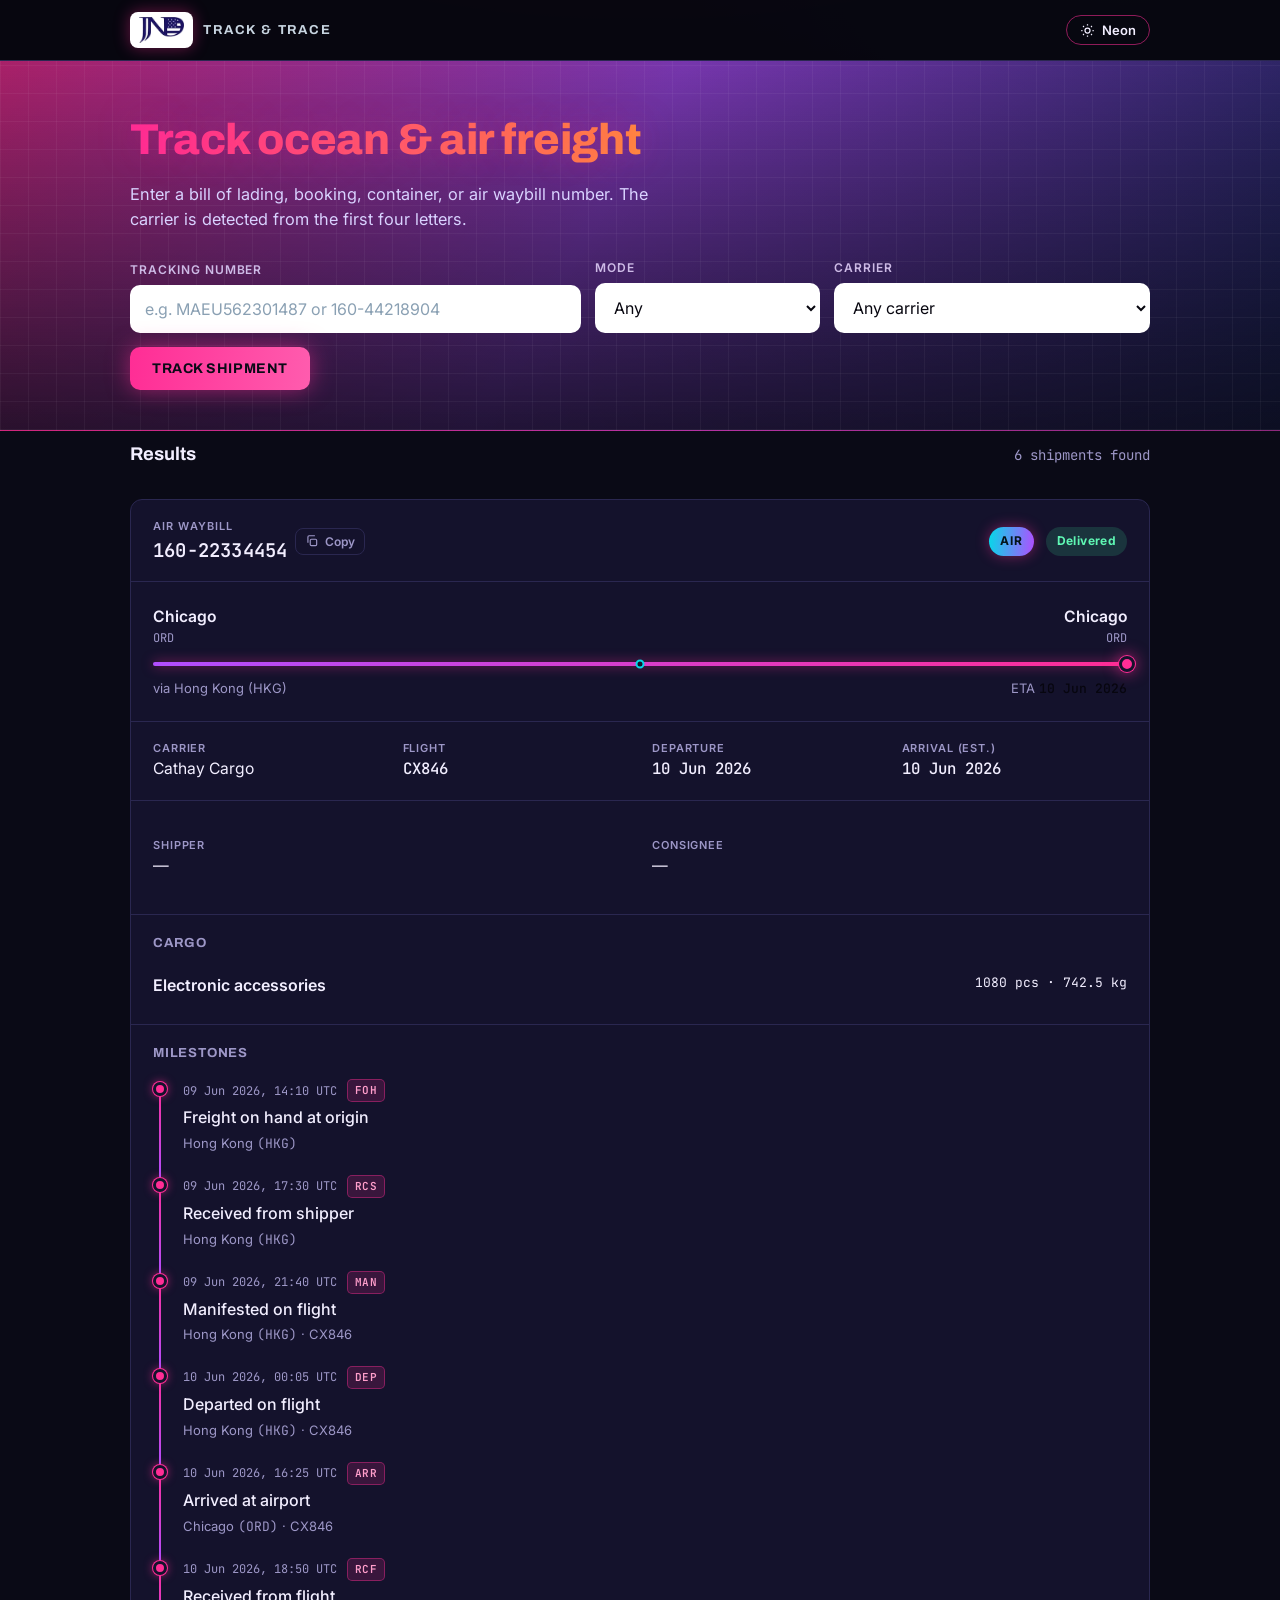
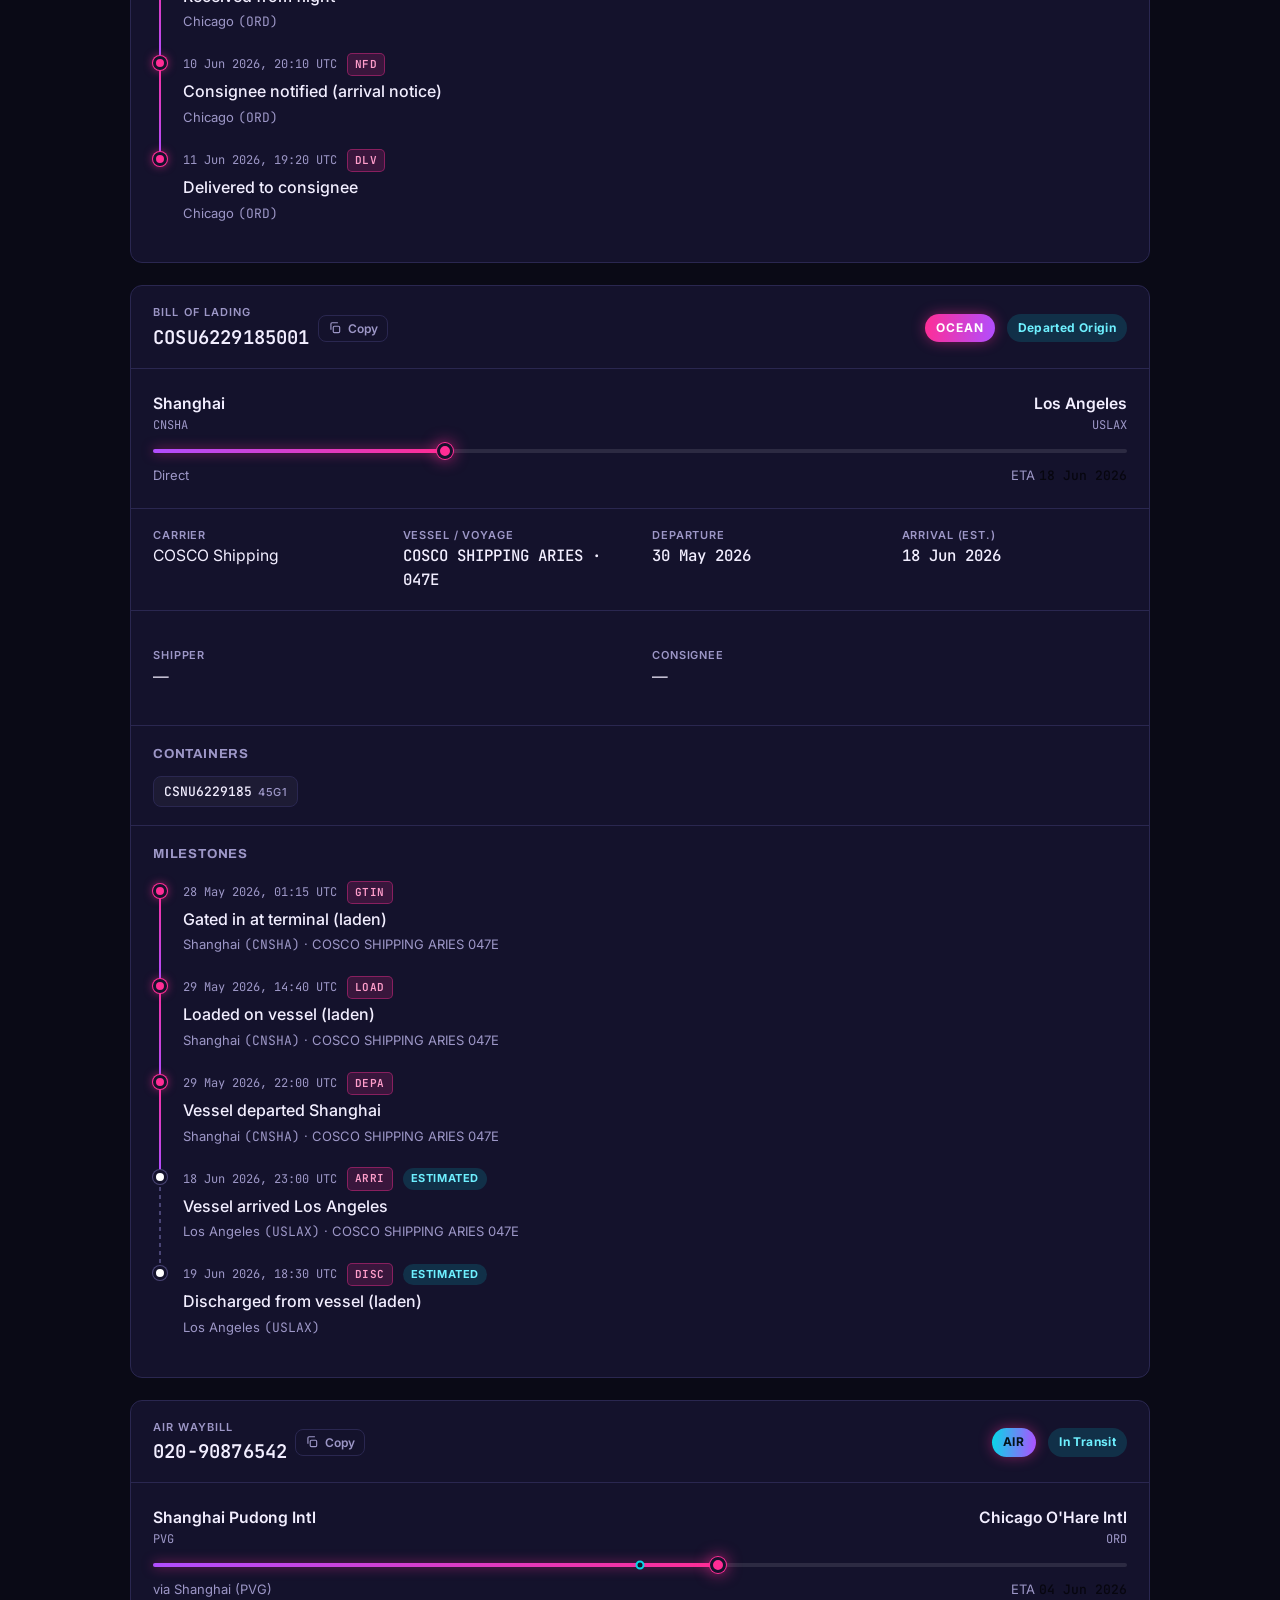
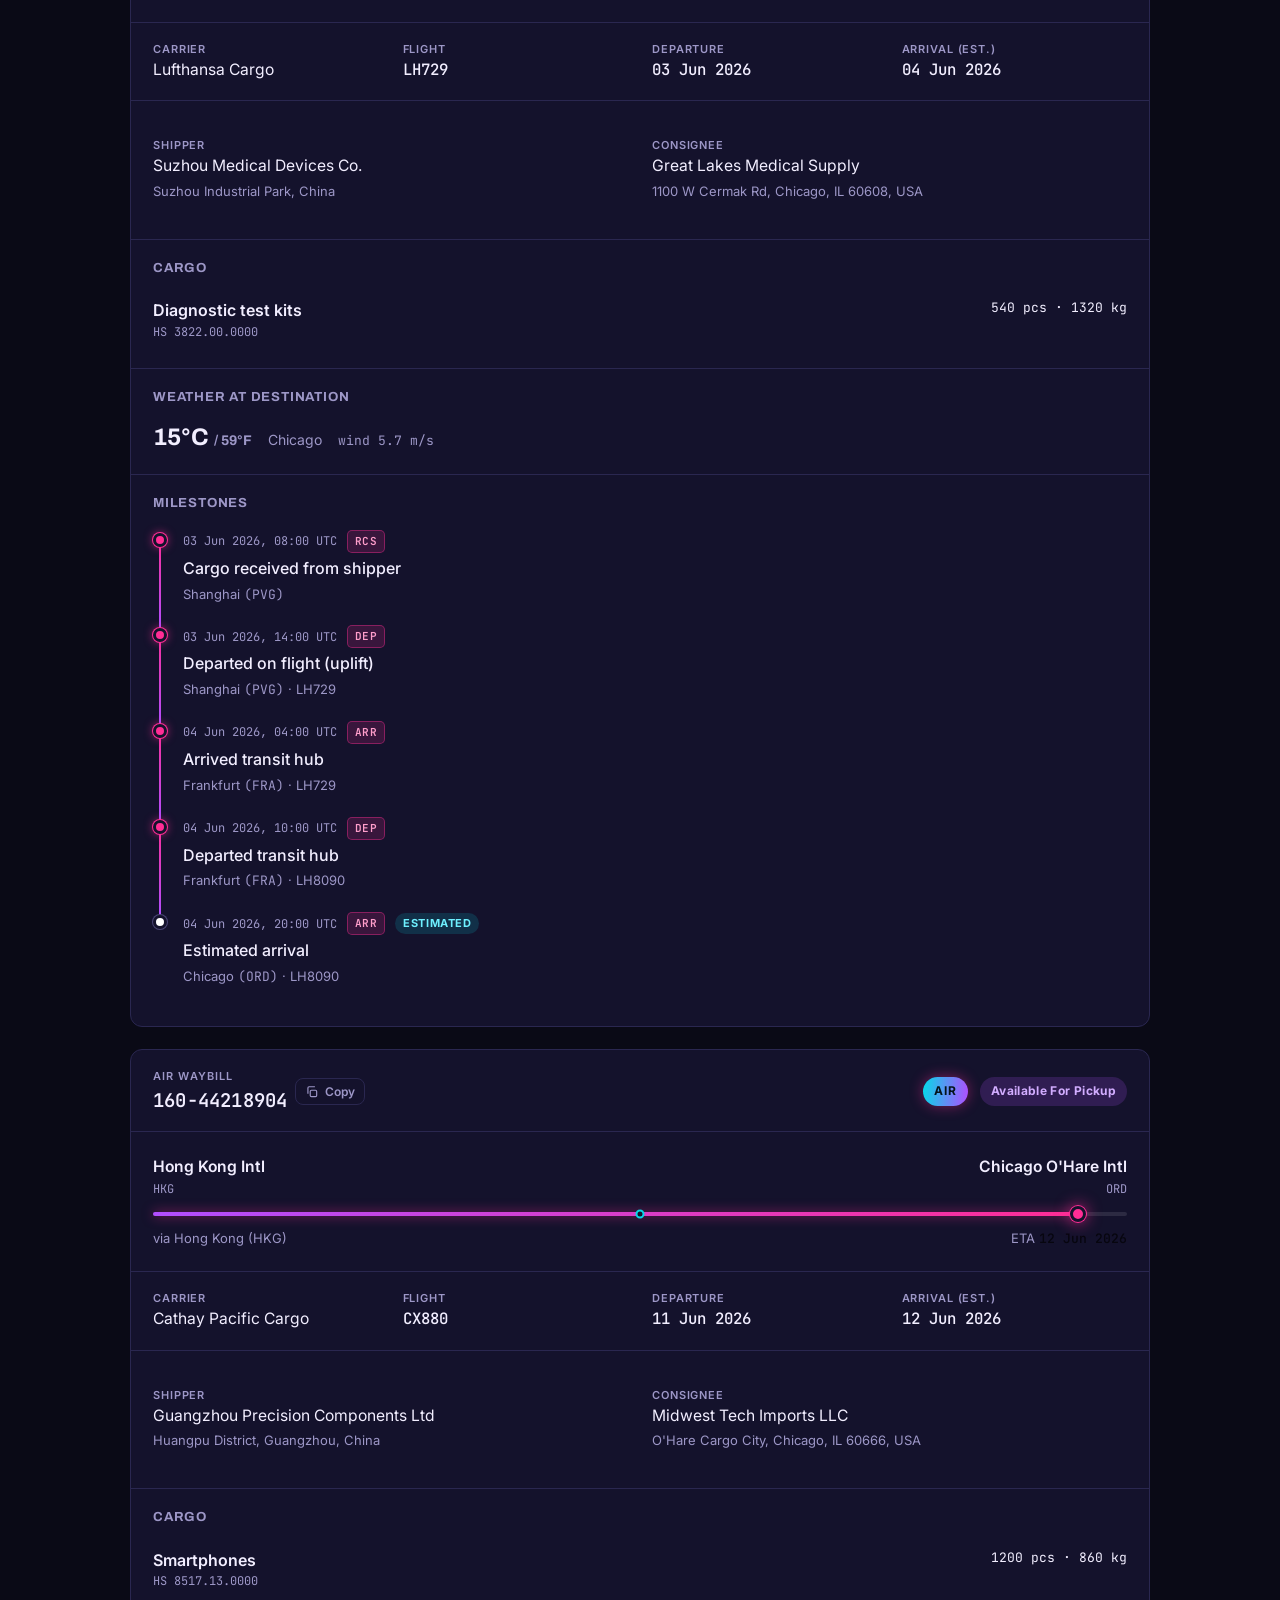
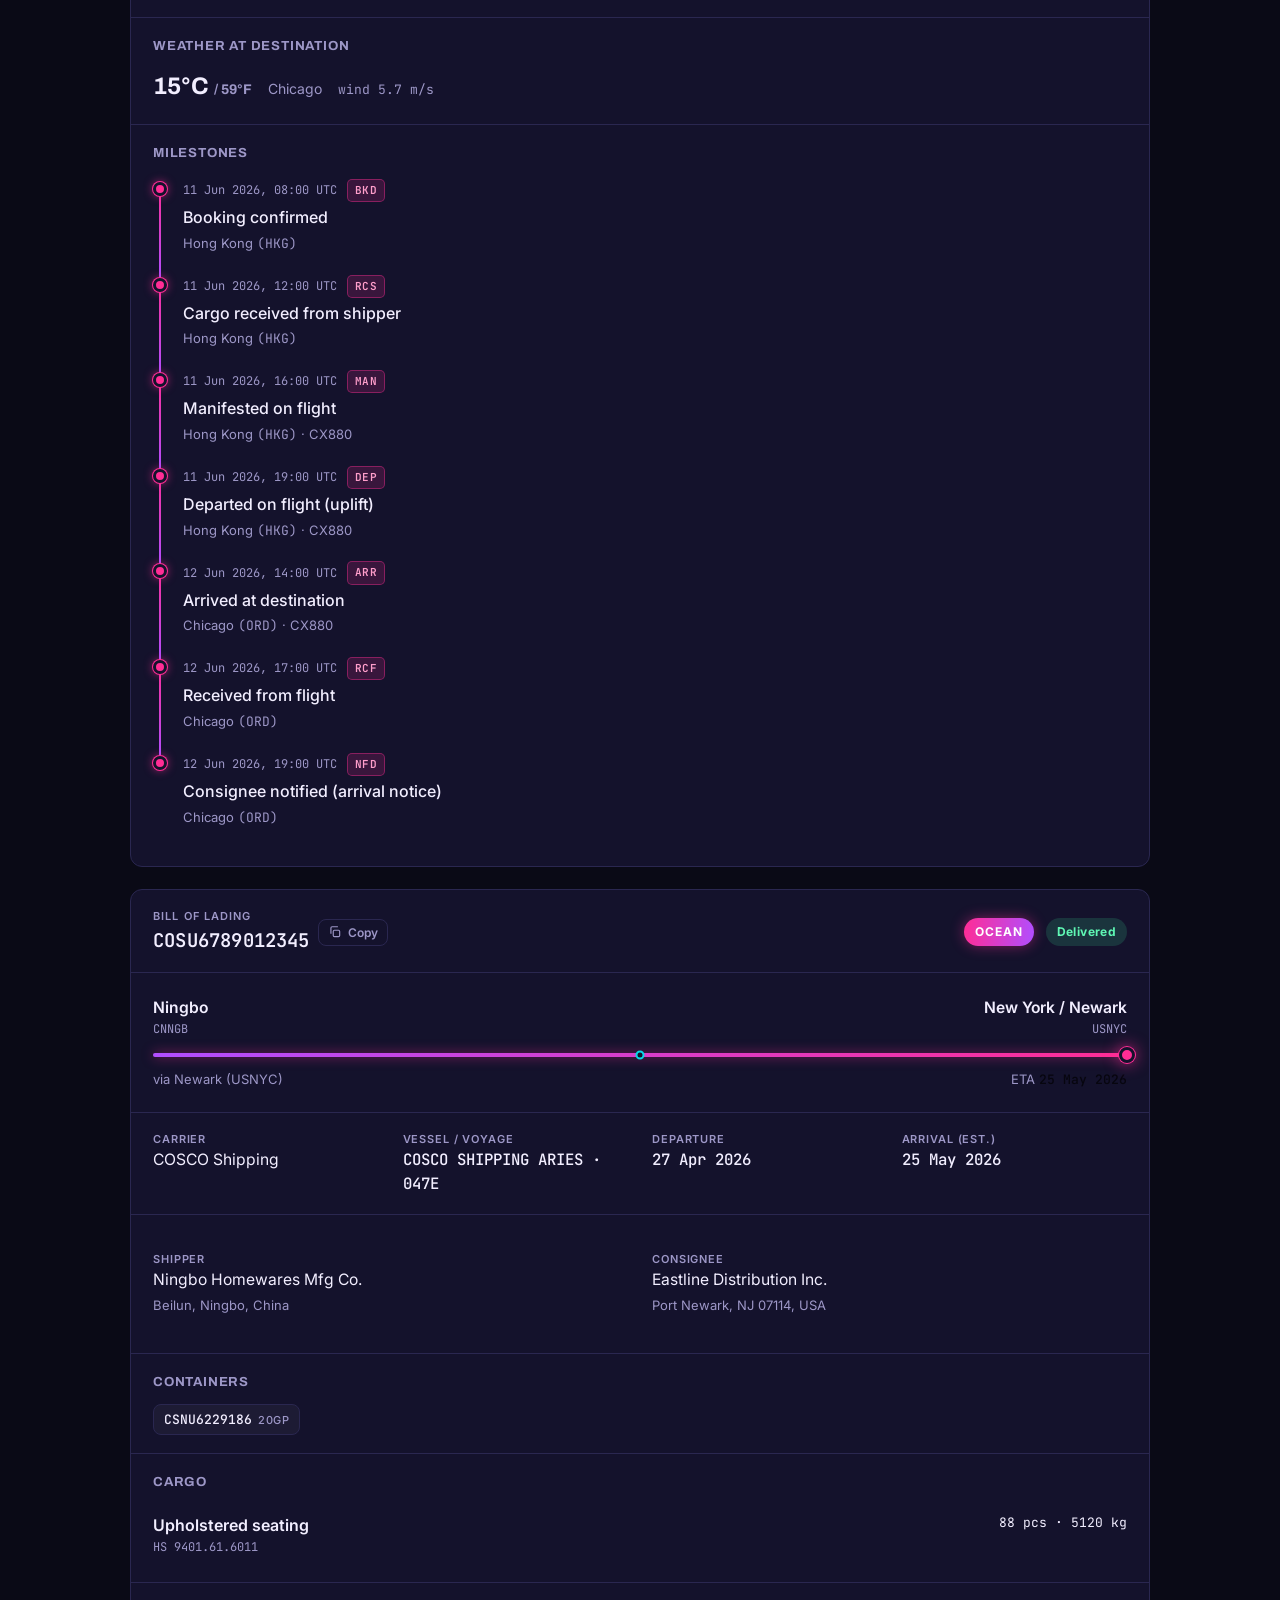
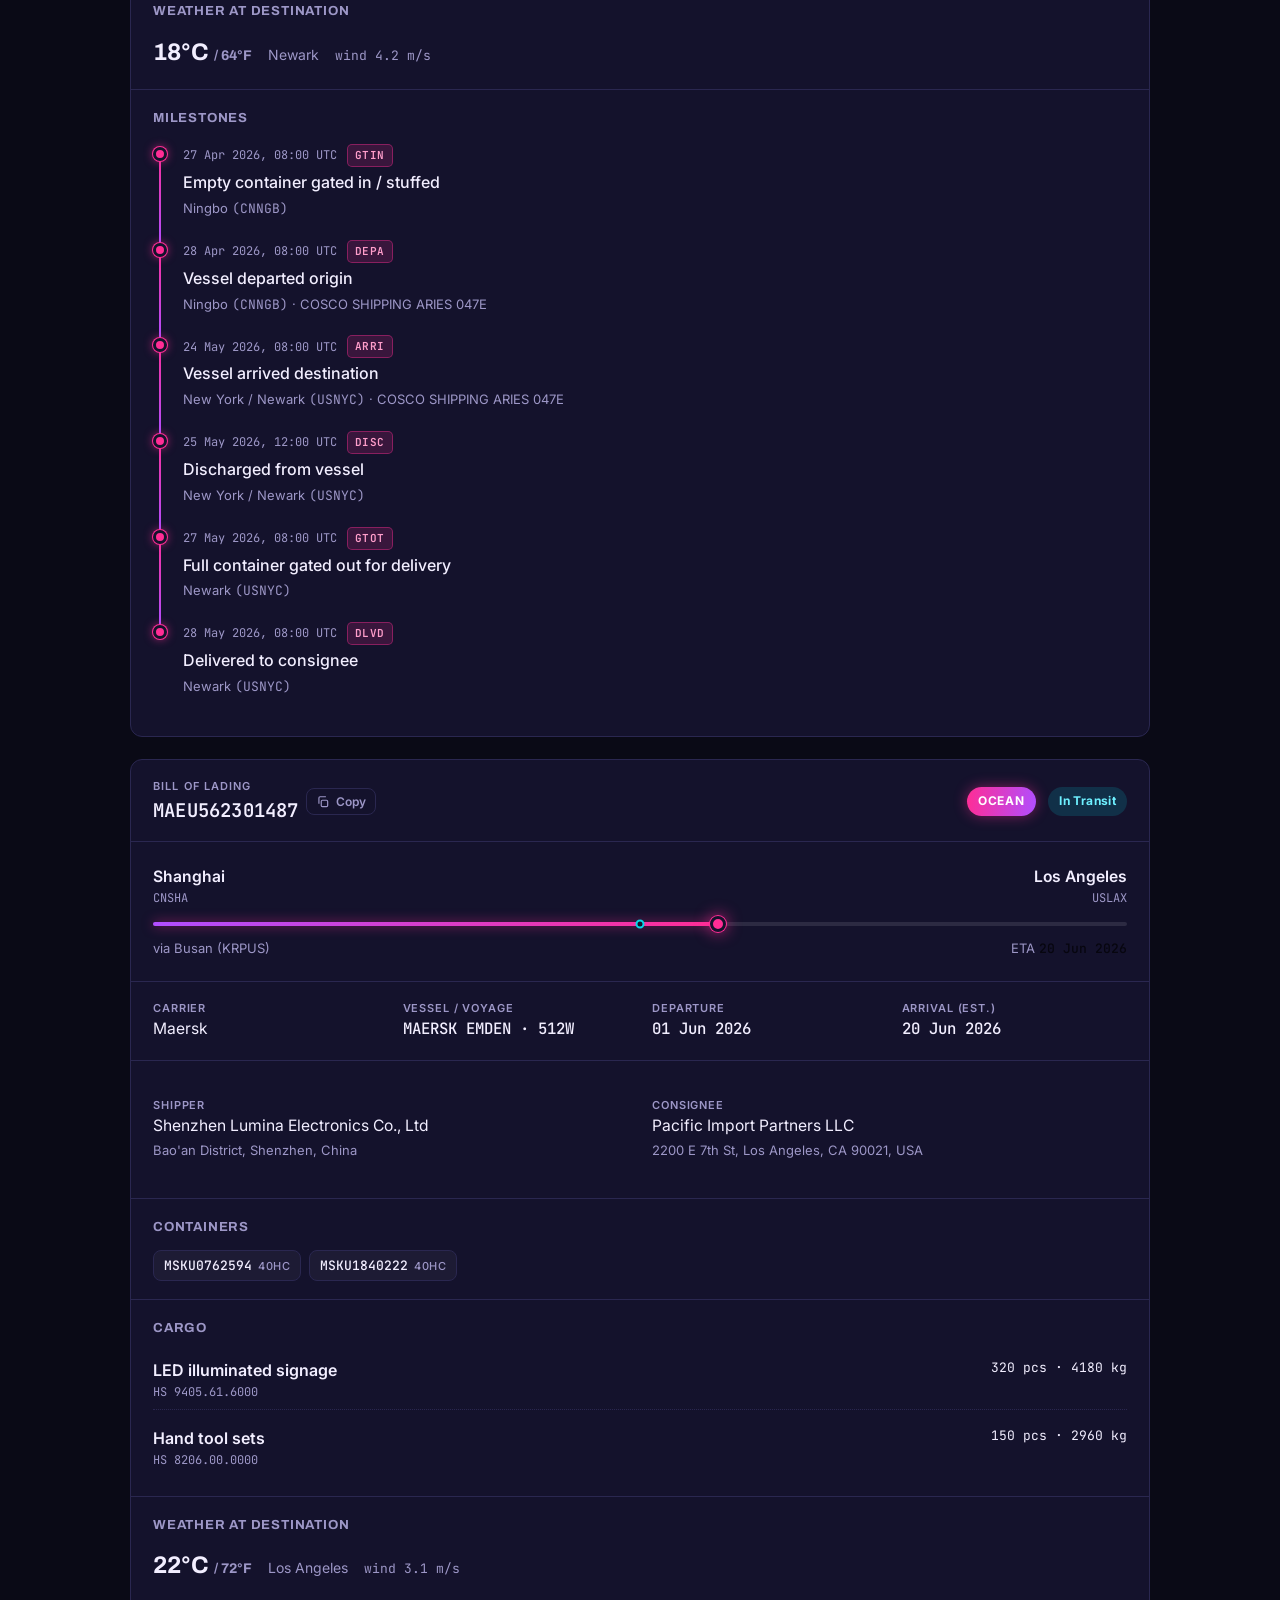
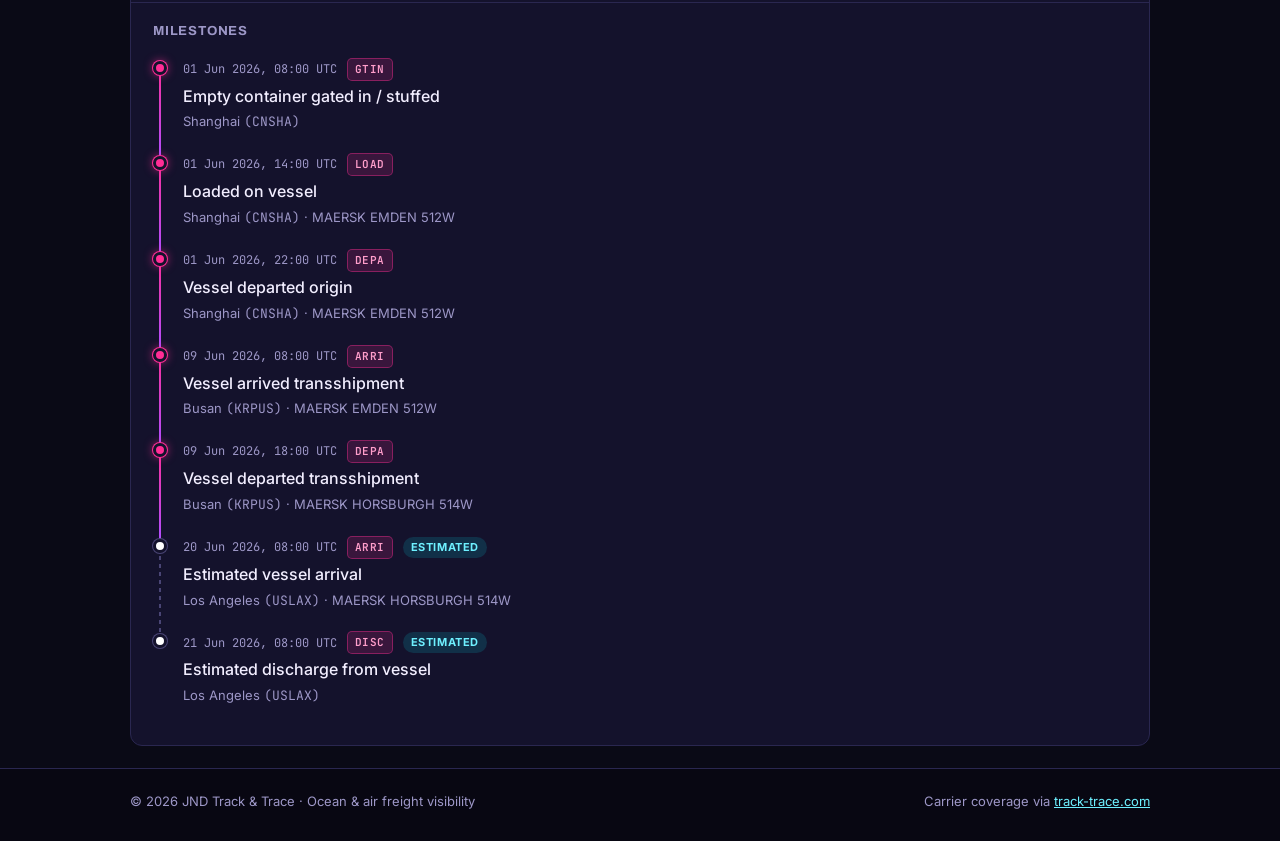
<file: freight_tracking_preview.html>
<!doctype html>
<html lang="en" data-theme="neon">
<head>
<meta charset="utf-8">
<meta name="viewport" content="width=device-width, initial-scale=1">
<title>JND Track &amp; Trace — ocean &amp; air freight</title>
<meta name="description" content="JND Track & Trace: track ocean (BOL/container) and air (AWB) shipments — status, route, milestones, weather.">
<meta name="theme-color" content="#07060f">
<link rel="icon" type="image/png" href="[data-uri]">
<script>
(function(){try{var m=document.cookie.match(/(?:^|; )jnd_theme=([^;]+)/);var t=m?decodeURIComponent(m[1]):"neon";
document.documentElement.setAttribute("data-theme",t==="light"?"light":"neon");}catch(e){document.documentElement.setAttribute("data-theme","neon");}})();
</script>
<link rel="preconnect" href="https://fonts.googleapis.com">
<link rel="preconnect" href="https://fonts.gstatic.com" crossorigin>
<link href="https://fonts.googleapis.com/css2?family=Archivo:wght@600;700;800&family=Inter:wght@400;500;600&family=JetBrains+Mono:wght@500;600&display=swap" rel="stylesheet">
<style>
/* Manifest / nautical-chart theme for ocean & air freight tracking. */
:root {
  --ink: #0B1F33;          /* deep maritime navy */
  --ink-2: #13314f;        /* raised navy */
  --paper: #F3F5F7;        /* cool page */
  --card: #FFFFFF;
  --line: #D6DEE6;
  --line-strong: #9fb0c0;
  --text: #0B1F33;
  --muted: #5a6b7b;
  --teal: #0EA5A8;         /* harbor accent */
  --teal-deep: #0b7e81;
  --focus: #ffb703;        /* high-contrast focus ring */

  --st-neutral-bg:#e7ecf1; --st-neutral-fg:#3f5168;
  --st-move-bg:#FEF1D6;   --st-move-fg:#8a5200;
  --st-arr-bg:#CFF7F4;    --st-arr-fg:#0b6b6e;
  --st-done-bg:#D8F3DF;   --st-done-fg:#1f7a3d;
  --st-late-bg:#FBE0DE;   --st-late-fg:#a32219;

  --r: 12px;
  --display: "Archivo", system-ui, -apple-system, "Segoe UI", sans-serif;
  --body: "Inter", system-ui, -apple-system, "Segoe UI", sans-serif;
  --mono: "JetBrains Mono", ui-monospace, "SFMono-Regular", Menlo, monospace;
}

* { box-sizing: border-box; }
html { -webkit-text-size-adjust: 100%; }
body {
  margin: 0;
  font-family: var(--body);
  color: var(--text);
  background: var(--paper);
  line-height: 1.55;
  font-size: 16px;
}

/* Accessibility helpers */
.skip-link {
  position: absolute; left: 12px; top: -48px;
  background: var(--ink); color: #fff; padding: 10px 16px;
  border-radius: 8px; z-index: 100; transition: top .15s ease;
  font-weight: 600; text-decoration: none;
}
.skip-link:focus { top: 12px; }
.visually-hidden {
  position: absolute !important; width: 1px; height: 1px;
  padding: 0; margin: -1px; overflow: hidden; clip: rect(0 0 0 0); white-space: nowrap; border: 0;
}
:focus-visible { outline: 3px solid var(--focus); outline-offset: 2px; border-radius: 6px; }

a { color: var(--teal-deep); }

.wrap { width: 100%; max-width: 1060px; margin: 0 auto; padding: 0 20px; }

/* Header */
.site-header { background: var(--ink); color: #fff; }
.site-header .wrap { display: flex; align-items: center; justify-content: space-between; height: 60px; gap: 16px; }
.wordmark { display: flex; align-items: center; gap: 10px; color: #fff; text-decoration: none; }
.wordmark .glyph { color: var(--teal); font-size: 22px; line-height: 1; }
.wordmark .name { font-family: var(--display); font-weight: 800; letter-spacing: .14em; font-size: 15px; text-transform: uppercase; }
.site-nav { display: flex; gap: 18px; font-size: 14px; }
.site-nav a { color: #c7d4e0; text-decoration: none; padding: 6px 2px; border-bottom: 2px solid transparent; }
.site-nav a:hover { color: #fff; border-color: var(--teal); }

/* Hero with faint chart grid */
.hero {
  background:
    linear-gradient(rgba(11,31,51,.92), rgba(11,31,51,.97)),
    repeating-linear-gradient(0deg, rgba(255,255,255,.06) 0 1px, transparent 1px 28px),
    repeating-linear-gradient(90deg, rgba(255,255,255,.06) 0 1px, transparent 1px 28px),
    var(--ink);
  color: #fff; padding: 46px 0 40px;
  border-bottom: 1px solid #06243d;
}
.hero h1 { font-family: var(--display); font-weight: 800; font-size: clamp(1.8rem, 4.5vw, 2.7rem); margin: 0 0 8px; letter-spacing: -.01em; }
.hero .lede { color: #b9c7d6; margin: 0 0 26px; max-width: 56ch; font-size: 1.02rem; }

/* Search form */
.search { display: grid; grid-template-columns: 1fr; gap: 14px; }
.search .row { display: grid; grid-template-columns: 1fr; gap: 14px; }
.field label { display: block; font-size: 12px; letter-spacing: .08em; text-transform: uppercase; color: #9fb2c4; margin: 0 0 6px; font-weight: 600; }
.field input, .field select {
  width: 100%; font-family: var(--body); font-size: 16px; color: var(--ink);
  background: #fff; border: 1px solid transparent; border-radius: 10px; padding: 13px 14px;
}
.field input::placeholder { color: #8aa0b3; }
.search-actions { display: flex; gap: 12px; align-items: center; }
.btn {
  font-family: var(--display); font-weight: 700; letter-spacing: .04em; text-transform: uppercase; font-size: 14px;
  background: var(--teal); color: #06262b; border: 0; border-radius: 10px;
  padding: 14px 22px; cursor: pointer;
}
.btn:hover { background: #16b9bc; }
.hint { color: #9fb2c4; font-size: 13px; }
.hint strong { color: #fff; font-family: var(--mono); font-weight: 500; }

/* Results */
main { padding: 30px 0 70px; }
.results-head { display: flex; align-items: baseline; justify-content: space-between; gap: 12px; margin: 0 0 18px; flex-wrap: wrap; }
.results-head h2 { font-family: var(--display); font-weight: 700; font-size: 1.15rem; margin: 0; }
.count { color: var(--muted); font-size: 14px; font-family: var(--mono); }

.empty {
  background: var(--card); border: 1px dashed var(--line-strong); border-radius: var(--r);
  padding: 34px; text-align: center; color: var(--muted);
}
.empty h3 { font-family: var(--display); color: var(--ink); margin: 0 0 6px; }

/* Dossier card */
.dossier { background: var(--card); border: 1px solid var(--line); border-radius: var(--r); margin: 0 0 22px; overflow: hidden; }
.dossier > * { padding-left: 22px; padding-right: 22px; }
.d-head { display: flex; align-items: center; gap: 12px; flex-wrap: wrap; padding-top: 18px; padding-bottom: 16px; border-bottom: 1px solid var(--line); }
.d-ref { font-family: var(--mono); font-weight: 600; font-size: 1.18rem; letter-spacing: .01em; }
.d-ref .ref-kind { display: block; font-family: var(--body); font-size: 11px; letter-spacing: .1em; text-transform: uppercase; color: var(--muted); font-weight: 600; margin-bottom: 1px; }

.pill { font-size: 12px; font-weight: 700; padding: 5px 11px; border-radius: 999px; letter-spacing: .03em; white-space: nowrap; }
.pill.mode { background: var(--ink); color: #fff; text-transform: uppercase; letter-spacing: .08em; }
.pill.mode.air { background: var(--teal-deep); }
.pill.status { text-transform: capitalize; }
.s-neutral{background:var(--st-neutral-bg);color:var(--st-neutral-fg);}
.s-move{background:var(--st-move-bg);color:var(--st-move-fg);}
.s-arr{background:var(--st-arr-bg);color:var(--st-arr-fg);}
.s-done{background:var(--st-done-bg);color:var(--st-done-fg);}
.s-late{background:var(--st-late-bg);color:var(--st-late-fg);}

/* Route rail (signature) */
.route { padding-top: 22px; padding-bottom: 22px; border-bottom: 1px solid var(--line); }
.route-ends { display: flex; justify-content: space-between; gap: 16px; margin-bottom: 14px; }
.node .port { font-weight: 600; font-size: .98rem; }
.node .code { font-family: var(--mono); font-size: 12px; color: var(--muted); display: block; }
.node.dest { text-align: right; }
.rail { position: relative; height: 4px; background: var(--line); border-radius: 4px; }
.rail .done { position: absolute; left: 0; top: 0; height: 100%; background: var(--teal); border-radius: 4px; }
.rail .via {
  position: absolute; top: 50%; width: 9px; height: 9px; border-radius: 50%;
  background: #fff; border: 2px solid var(--line-strong); transform: translate(-50%, -50%);
}
.rail .marker {
  position: absolute; top: 50%; width: 16px; height: 16px; border-radius: 50%;
  background: var(--teal); border: 3px solid #fff; box-shadow: 0 0 0 1px var(--teal-deep);
  transform: translate(-50%, -50%);
}
.route-meta { display: flex; justify-content: space-between; margin-top: 12px; font-size: 13px; color: var(--muted); flex-wrap: wrap; gap: 8px; }
.route-meta .via-label { font-style: normal; }
.route-meta b, .route-meta time { color: var(--ink); font-family: var(--mono); font-weight: 500; }

/* Meta grid + sections */
.grid { display: grid; grid-template-columns: 1fr; gap: 16px 24px; padding-top: 18px; padding-bottom: 18px; }
.kv .k { font-size: 11px; letter-spacing: .08em; text-transform: uppercase; color: var(--muted); font-weight: 600; }
.kv .v { font-size: .98rem; }
.kv .v.mono { font-family: var(--mono); font-weight: 500; }

.block { padding-top: 18px; padding-bottom: 18px; border-top: 1px solid var(--line); }
.block h3 { font-family: var(--display); font-weight: 700; font-size: .82rem; letter-spacing: .06em; text-transform: uppercase; color: var(--muted); margin: 0 0 12px; }

.chips { display: flex; flex-wrap: wrap; gap: 8px; }
.chip { font-family: var(--mono); font-size: 13px; background: var(--paper); border: 1px solid var(--line); border-radius: 8px; padding: 6px 10px; }
.chip .t { color: var(--muted); margin-left: 6px; font-family: var(--body); font-size: 11px; text-transform: uppercase; letter-spacing: .05em; }

.cargo { display: grid; gap: 8px; }
.cargo-row { display: grid; grid-template-columns: 1fr auto; gap: 4px 14px; padding: 8px 0; border-bottom: 1px dotted var(--line); }
.cargo-row:last-child { border-bottom: 0; }
.cargo-row .desc { font-weight: 600; }
.cargo-row .hs { font-family: var(--mono); font-size: 12px; color: var(--muted); }
.cargo-row .qty { font-family: var(--mono); font-size: 13px; text-align: right; white-space: nowrap; }

.weather { display: flex; align-items: baseline; gap: 16px; flex-wrap: wrap; }
.weather .temp { font-family: var(--display); font-weight: 700; font-size: 1.5rem; }
.weather .where { color: var(--muted); font-size: 14px; }
.weather .wind { font-family: var(--mono); font-size: 13px; color: var(--muted); }

/* Timeline (signature) */
.timeline { list-style: none; margin: 0; padding: 4px 0 0; }
.timeline li { position: relative; padding: 0 0 20px 30px; }
.timeline li::before { content: ""; position: absolute; left: 6px; top: 4px; bottom: -4px; width: 2px; background: var(--line); }
.timeline li:last-child::before { display: none; }
.timeline .dot { position: absolute; left: 0; top: 3px; width: 14px; height: 14px; border-radius: 50%; background: var(--teal); border: 3px solid #fff; box-shadow: 0 0 0 1px var(--teal-deep); }
.timeline li.est .dot { background: #fff; box-shadow: 0 0 0 1px var(--line-strong); }
.timeline li.est::before { background-image: linear-gradient(var(--line-strong) 50%, transparent 50%); background-size: 2px 8px; background-color: transparent; }
.ev-top { display: flex; align-items: center; gap: 10px; flex-wrap: wrap; }
.ev-time { font-family: var(--mono); font-size: 12px; color: var(--muted); }
.ev-code { font-family: var(--mono); font-size: 11px; font-weight: 600; background: var(--ink); color: #fff; padding: 2px 7px; border-radius: 5px; letter-spacing: .04em; }
.ev-est { font-size: 11px; font-weight: 700; color: var(--st-move-fg); background: var(--st-move-bg); padding: 2px 8px; border-radius: 999px; text-transform: uppercase; letter-spacing: .05em; }
.ev-desc { margin: 3px 0 0; font-weight: 500; }
.ev-loc { color: var(--muted); font-size: 13px; }
.ev-loc .lc { font-family: var(--mono); }

/* Footer */
.site-footer { border-top: 1px solid var(--line); background: #fff; color: var(--muted); font-size: 13px; }
.site-footer .wrap { padding-top: 22px; padding-bottom: 30px; display: flex; gap: 14px; justify-content: space-between; flex-wrap: wrap; }
.site-footer a { color: var(--teal-deep); }

@media (min-width: 620px) {
  .search .row { grid-template-columns: 2fr 1fr 1.4fr; align-items: end; }
  .grid { grid-template-columns: repeat(2, 1fr); }
  .grid.four { grid-template-columns: repeat(4, 1fr); }
}

@media (prefers-reduced-motion: no-preference) {
  .dossier { animation: rise .4s ease both; }
  .rail .done, .rail .marker { transition: left .6s cubic-bezier(.2,.7,.2,1), width .6s cubic-bezier(.2,.7,.2,1); }
  @keyframes rise { from { opacity: 0; transform: translateY(8px); } to { opacity: 1; transform: none; } }
}

/* ============================================================
   JND — Miami neon dark theme + copy/toggle components
   Light "manifest" theme = :root above. Neon = [data-theme="neon"].
   ============================================================ */

/* Brand wordmark (both themes) */
.brand-jnd {
  font-family: var(--display); font-weight: 800; font-size: 17px; letter-spacing: .04em;
  background: linear-gradient(95deg, #ff2d95, #ff8a3d 55%, #05d9e8);
  -webkit-background-clip: text; background-clip: text; color: transparent;
}
.wordmark .name { font-family: var(--display); font-weight: 700; letter-spacing: .14em; font-size: 13px; text-transform: uppercase; color: #c7d4e0; }

/* Theme toggle */
.theme-toggle {
  display: inline-flex; align-items: center; gap: 7px; cursor: pointer;
  background: transparent; color: #c7d4e0; border: 1px solid #36506b; border-radius: 999px;
  padding: 6px 13px; font: 600 13px var(--body);
}
.theme-toggle:hover { color: #fff; border-color: var(--teal); }
.theme-toggle .ic { width: 15px; height: 15px; }

/* Copy buttons */
.d-ref-wrap { display: flex; align-items: center; gap: 8px; margin-right: auto; flex-wrap: wrap; }
.copy-btn {
  display: inline-flex; align-items: center; gap: 6px; cursor: pointer;
  background: transparent; border: 1px solid var(--line); border-radius: 8px;
  color: var(--muted); padding: 5px 9px; font: 600 12px var(--body); vertical-align: middle;
}
.copy-btn:hover { color: var(--text); border-color: var(--line-strong); }
.copy-btn:active { transform: translateY(1px); }
.copy-btn .ic { width: 14px; height: 14px; }
.copy-btn.is-copied { color: var(--st-done-fg); border-color: currentColor; }
button.chip { font: 500 13px var(--mono); text-align: left; cursor: pointer; color: var(--text); }
.chip-btn:hover { border-color: var(--line-strong); }

/* ---------- NEON THEME ---------- */
[data-theme="neon"] {
  --ink: #07060f;
  --ink-2: #15132e;
  --paper: #0a0a16;
  --card: #14122c;
  --line: #2a2750;
  --line-strong: #4a4575;
  --text: #F2EEFF;
  --muted: #9d97c7;
  --teal: #ff2d95;          /* primary neon (pink) */
  --teal-deep: #ff5cae;
  --focus: #ffd23f;
  --cyan: #05d9e8;
  --purple: #b14eff;

  --st-neutral-bg: rgba(255,255,255,.07); --st-neutral-fg:#bdb7e6;
  --st-move-bg: rgba(5,217,232,.15);      --st-move-fg:#6ef0ff;
  --st-arr-bg: rgba(177,78,255,.18);      --st-arr-fg:#d2adff;
  --st-done-bg: rgba(61,245,160,.15);     --st-done-fg:#5ff7b4;
  --st-late-bg: rgba(255,84,112,.18);     --st-late-fg:#ff90a4;
}
[data-theme="neon"] body {
  background:
    radial-gradient(1100px 480px at 50% -220px, rgba(255,45,149,.20), transparent 62%),
    radial-gradient(820px 460px at 88% -40px, rgba(5,217,232,.12), transparent 60%),
    var(--paper);
  background-attachment: fixed;
}
[data-theme="neon"] .site-header { background: rgba(7,6,15,.92); border-bottom: 1px solid var(--line); }
[data-theme="neon"] .hero {
  background:
    repeating-linear-gradient(0deg, rgba(255,255,255,.045) 0 1px, transparent 1px 28px),
    repeating-linear-gradient(90deg, rgba(255,255,255,.045) 0 1px, transparent 1px 28px),
    linear-gradient(180deg, rgba(10,10,22,.35), rgba(10,10,22,.86)),
    linear-gradient(120deg, #ff2d95 0%, #b14eff 46%, #1b2a6b 100%),
    var(--ink);
  border-bottom: 1px solid rgba(255,45,149,.45);
}
[data-theme="neon"] .hero h1 {
  background: linear-gradient(92deg, #ff2d95, #ff8a3d 50%, #05d9e8);
  -webkit-background-clip: text; background-clip: text; color: transparent;
  text-shadow: 0 0 38px rgba(255,45,149,.35);
}
[data-theme="neon"] .hero .lede { color: #d9d2ff; }
[data-theme="neon"] .field label { color: #cdbbe6; }
[data-theme="neon"] .btn {
  background: linear-gradient(95deg, #ff2d95, #ff5cae); color: #0a0a16;
  box-shadow: 0 0 22px rgba(255,45,149,.5);
}
[data-theme="neon"] .btn:hover { background: linear-gradient(95deg, #ff4da6, #ff79c0); box-shadow: 0 0 30px rgba(255,45,149,.7); }
[data-theme="neon"] .hint strong { color: #6ef0ff; }
[data-theme="neon"] a { color: #6ef0ff; }
[data-theme="neon"] .results-head h2,
[data-theme="neon"] .empty h3,
[data-theme="neon"] .weather .temp { color: var(--text); }

[data-theme="neon"] .pill.mode { background: linear-gradient(95deg, #ff2d95, #b14eff); color: #fff; box-shadow: 0 0 14px rgba(255,45,149,.45); }
[data-theme="neon"] .pill.mode.air { background: linear-gradient(95deg, #05d9e8, #b14eff); color: #04141a; }

[data-theme="neon"] .rail { background: rgba(255,255,255,.10); }
[data-theme="neon"] .rail .done { background: linear-gradient(90deg, #b14eff, #ff2d95); box-shadow: 0 0 12px rgba(255,45,149,.6); }
[data-theme="neon"] .rail .marker { background: #ff2d95; border-color: #14122c; box-shadow: 0 0 0 1px #ff2d95, 0 0 16px rgba(255,45,149,.85); }
[data-theme="neon"] .rail .via { background: #14122c; border-color: var(--cyan); }

[data-theme="neon"] .chip { background: rgba(255,255,255,.04); }
[data-theme="neon"] button.chip { color: var(--text); }
[data-theme="neon"] .ev-code { background: rgba(255,45,149,.16); color: #ff9ecb; border: 1px solid rgba(255,45,149,.4); }
[data-theme="neon"] .timeline .dot { background: #ff2d95; border-color: #14122c; box-shadow: 0 0 0 1px #ff2d95, 0 0 10px rgba(255,45,149,.7); }
[data-theme="neon"] .timeline li:not(.est)::before { background: linear-gradient(#ff2d95, #b14eff); }
[data-theme="neon"] .site-footer { background: rgba(7,6,15,.6); border-top: 1px solid var(--line); }

[data-theme="neon"] .theme-toggle { border-color: rgba(255,45,149,.55); color: #f2eeff; }
[data-theme="neon"] .theme-toggle:hover { border-color: #ff2d95; box-shadow: 0 0 14px rgba(255,45,149,.5); color: #fff; }
[data-theme="neon"] .copy-btn:hover { border-color: #ff2d95; color: #ff9ecb; box-shadow: 0 0 12px rgba(255,45,149,.4); }
[data-theme="neon"] .chip-btn:hover { border-color: var(--cyan); box-shadow: 0 0 12px rgba(5,217,232,.4); }

@media (prefers-reduced-motion: no-preference) {
  [data-theme="neon"] .rail .marker { animation: pulse 2.2s ease-in-out infinite; }
  @keyframes pulse {
    0%,100% { box-shadow: 0 0 0 1px #ff2d95, 0 0 12px rgba(255,45,149,.7); }
    50%     { box-shadow: 0 0 0 1px #ff2d95, 0 0 22px rgba(255,45,149,1); }
  }
}

/* JND logo lockup (logo sits in a white badge so it reads on dark headers) */
.wordmark .logo-badge {
  display: inline-flex; align-items: center; justify-content: center;
  background: #fff; border-radius: 8px; padding: 5px 9px; line-height: 0;
}
.wordmark .logo { height: 26px; width: auto; display: block; }
[data-theme="neon"] .wordmark .logo-badge { box-shadow: 0 0 16px rgba(255, 45, 149, .4); }

</style>
</head>
<body>
<a class="skip-link" href="#main">Skip to results</a>
<span id="sr-status" class="visually-hidden" role="status" aria-live="polite"></span>
<header class="site-header">
  <div class="wrap">
    <a class="wordmark" href="#" onclick="reset();return false;"><span class="logo-badge"><img class="logo" src="[data-uri]" alt="JND" width="111" height="64"></span><span class="name">Track &amp; Trace</span></a>
    <button id="theme-toggle" class="theme-toggle" type="button" aria-pressed="true" aria-label="Switch to light theme">
      <svg class="ic" viewBox="0 0 24 24" fill="none" stroke="currentColor" stroke-width="2" aria-hidden="true">
        <circle cx="12" cy="12" r="4"/><path d="M12 2v2M12 20v2M4.9 4.9l1.4 1.4M17.7 17.7l1.4 1.4M2 12h2M20 12h2M4.9 19.1l1.4-1.4M17.7 6.3l1.4-1.4"/>
      </svg><span class="tt-label">Neon</span>
    </button>
  </div>
</header>
<section class="hero" aria-labelledby="hero-h">
  <div class="wrap">
    <h1 id="hero-h">Track ocean &amp; air freight</h1>
    <p class="lede">Enter a bill of lading, booking, container, or air waybill number. The carrier is detected from the first four letters.</p>
    <form class="search" role="search" aria-label="Track a shipment" onsubmit="run();return false;">
      <div class="row">
        <div class="field"><label for="q">Tracking number</label>
          <input id="q" name="q" type="text" placeholder="e.g. MAEU562301487 or 160-44218904" autocomplete="off" autocapitalize="characters" spellcheck="false"></div>
        <div class="field"><label for="mode">Mode</label>
          <select id="mode"><option value="">Any</option><option value="ocean">Ocean</option><option value="air">Air</option></select></div>
        <div class="field"><label for="carrier">Carrier</label>
          <select id="carrier"><option value="">Any carrier</option></select></div>
      </div>
      <div class="search-actions"><button class="btn" type="submit">Track shipment</button><span class="hint" id="hint"></span></div>
    </form>
  </div>
</section>
<main id="main" class="wrap">
  <div class="results-head"><h2>Results</h2><p class="count" id="count" role="status" aria-live="polite"></p></div>
  <div id="results"></div>
</main>
<footer class="site-footer">
  <div class="wrap">
    <span>&copy; 2026 JND Track &amp; Trace &middot; Ocean &amp; air freight visibility</span>
    <span>Carrier coverage via <a href="https://touch.track-trace.com/bol">track-trace.com</a></span>
  </div>
</footer>
<script id="data" type="application/json">{"shipments": [{"mode": "air", "status": "delivered", "carrier": {"name": "Cathay Cargo", "code": "160"}, "references": {"bill_of_lading": null, "booking_number": null, "awb_number": "16022334454"}, "shipper": {"name": "—", "address": ""}, "consignee": {"name": "—", "address": ""}, "origin": {"port": "Chicago", "code": "ORD", "country": ""}, "destination": {"port": "Chicago", "code": "ORD", "country": "", "city": "Chicago"}, "transport": {"flight_number": "CX846", "etd": "2026-06-10", "eta": "2026-06-10"}, "containers": [], "cargo": [{"description": "Electronic accessories", "hs_code": "", "pieces": 1080, "weight_kg": 742.5}], "events": [{"datetime": "2026-06-09T14:10:00+00:00", "code": "FOH", "description": "Freight on hand at origin", "location": "Hong Kong", "location_code": "HKG", "vessel_or_flight": "", "estimated": false}, {"datetime": "2026-06-09T17:30:00+00:00", "code": "RCS", "description": "Received from shipper", "location": "Hong Kong", "location_code": "HKG", "vessel_or_flight": "", "estimated": false}, {"datetime": "2026-06-09T21:40:00+00:00", "code": "MAN", "description": "Manifested on flight", "location": "Hong Kong", "location_code": "HKG", "vessel_or_flight": "CX846", "estimated": false}, {"datetime": "2026-06-10T00:05:00+00:00", "code": "DEP", "description": "Departed on flight", "location": "Hong Kong", "location_code": "HKG", "vessel_or_flight": "CX846", "estimated": false}, {"datetime": "2026-06-10T16:25:00+00:00", "code": "ARR", "description": "Arrived at airport", "location": "Chicago", "location_code": "ORD", "vessel_or_flight": "CX846", "estimated": false}, {"datetime": "2026-06-10T18:50:00+00:00", "code": "RCF", "description": "Received from flight", "location": "Chicago", "location_code": "ORD", "vessel_or_flight": "", "estimated": false}, {"datetime": "2026-06-10T20:10:00+00:00", "code": "NFD", "description": "Consignee notified (arrival notice)", "location": "Chicago", "location_code": "ORD", "vessel_or_flight": "", "estimated": false}, {"datetime": "2026-06-11T19:20:00+00:00", "code": "DLV", "description": "Delivered to consignee", "location": "Chicago", "location_code": "ORD", "vessel_or_flight": "", "estimated": false}], "weather": null}, {"mode": "ocean", "status": "departed", "carrier": {"name": "COSCO Shipping", "code": "COSU"}, "references": {"bill_of_lading": "COSU6229185001", "booking_number": null, "awb_number": null}, "shipper": {"name": "—", "address": ""}, "consignee": {"name": "—", "address": ""}, "origin": {"port": "Shanghai", "code": "CNSHA", "country": ""}, "destination": {"port": "Los Angeles", "code": "USLAX", "country": "", "city": "Los Angeles"}, "transport": {"vessel": "COSCO SHIPPING ARIES", "voyage": "047E", "etd": "2026-05-30", "eta": "2026-06-18"}, "containers": [{"number": "CSNU6229185", "type": "45G1", "seal": ""}], "cargo": [], "events": [{"datetime": "2026-05-28T01:15:00+00:00", "code": "GTIN", "description": "Gated in at terminal (laden)", "location": "Shanghai", "location_code": "CNSHA", "vessel_or_flight": "COSCO SHIPPING ARIES 047E", "estimated": false}, {"datetime": "2026-05-29T14:40:00+00:00", "code": "LOAD", "description": "Loaded on vessel (laden)", "location": "Shanghai", "location_code": "CNSHA", "vessel_or_flight": "COSCO SHIPPING ARIES 047E", "estimated": false}, {"datetime": "2026-05-29T22:00:00+00:00", "code": "DEPA", "description": "Vessel departed Shanghai", "location": "Shanghai", "location_code": "CNSHA", "vessel_or_flight": "COSCO SHIPPING ARIES 047E", "estimated": false}, {"datetime": "2026-06-18T23:00:00+00:00", "code": "ARRI", "description": "Vessel arrived Los Angeles", "location": "Los Angeles", "location_code": "USLAX", "vessel_or_flight": "COSCO SHIPPING ARIES 047E", "estimated": true}, {"datetime": "2026-06-19T18:30:00+00:00", "code": "DISC", "description": "Discharged from vessel (laden)", "location": "Los Angeles", "location_code": "USLAX", "vessel_or_flight": "", "estimated": true}], "weather": null}, {"mode": "air", "status": "in-transit", "carrier": {"name": "Lufthansa Cargo", "code": "020"}, "references": {"bill_of_lading": null, "booking_number": null, "awb_number": "02090876542"}, "shipper": {"name": "Suzhou Medical Devices Co.", "address": "Suzhou Industrial Park, China"}, "consignee": {"name": "Great Lakes Medical Supply", "address": "1100 W Cermak Rd, Chicago, IL 60608, USA"}, "origin": {"port": "Shanghai Pudong Intl", "code": "PVG", "country": "China"}, "destination": {"port": "Chicago O'Hare Intl", "code": "ORD", "country": "United States", "city": "Chicago"}, "transport": {"flight_number": "LH729", "etd": "2026-06-03", "eta": "2026-06-04"}, "containers": [], "cargo": [{"description": "Diagnostic test kits", "hs_code": "3822.00.0000", "pieces": 540, "weight_kg": 1320.0}], "events": [{"datetime": "2026-06-03T08:00:00+00:00", "code": "RCS", "description": "Cargo received from shipper", "location": "Shanghai", "location_code": "PVG", "vessel_or_flight": "", "estimated": false}, {"datetime": "2026-06-03T14:00:00+00:00", "code": "DEP", "description": "Departed on flight (uplift)", "location": "Shanghai", "location_code": "PVG", "vessel_or_flight": "LH729", "estimated": false}, {"datetime": "2026-06-04T04:00:00+00:00", "code": "ARR", "description": "Arrived transit hub", "location": "Frankfurt", "location_code": "FRA", "vessel_or_flight": "LH729", "estimated": false}, {"datetime": "2026-06-04T10:00:00+00:00", "code": "DEP", "description": "Departed transit hub", "location": "Frankfurt", "location_code": "FRA", "vessel_or_flight": "LH8090", "estimated": false}, {"datetime": "2026-06-04T20:00:00+00:00", "code": "ARR", "description": "Estimated arrival", "location": "Chicago", "location_code": "ORD", "vessel_or_flight": "LH8090", "estimated": true}], "weather": {"temperature": 288.2, "wind_speed": 5.7}}, {"mode": "air", "status": "available", "carrier": {"name": "Cathay Pacific Cargo", "code": "160"}, "references": {"bill_of_lading": null, "booking_number": null, "awb_number": "16044218904"}, "shipper": {"name": "Guangzhou Precision Components Ltd", "address": "Huangpu District, Guangzhou, China"}, "consignee": {"name": "Midwest Tech Imports LLC", "address": "O'Hare Cargo City, Chicago, IL 60666, USA"}, "origin": {"port": "Hong Kong Intl", "code": "HKG", "country": "Hong Kong"}, "destination": {"port": "Chicago O'Hare Intl", "code": "ORD", "country": "United States", "city": "Chicago"}, "transport": {"flight_number": "CX880", "etd": "2026-06-11", "eta": "2026-06-12"}, "containers": [], "cargo": [{"description": "Smartphones", "hs_code": "8517.13.0000", "pieces": 1200, "weight_kg": 860.0}], "events": [{"datetime": "2026-06-11T08:00:00+00:00", "code": "BKD", "description": "Booking confirmed", "location": "Hong Kong", "location_code": "HKG", "vessel_or_flight": "", "estimated": false}, {"datetime": "2026-06-11T12:00:00+00:00", "code": "RCS", "description": "Cargo received from shipper", "location": "Hong Kong", "location_code": "HKG", "vessel_or_flight": "", "estimated": false}, {"datetime": "2026-06-11T16:00:00+00:00", "code": "MAN", "description": "Manifested on flight", "location": "Hong Kong", "location_code": "HKG", "vessel_or_flight": "CX880", "estimated": false}, {"datetime": "2026-06-11T19:00:00+00:00", "code": "DEP", "description": "Departed on flight (uplift)", "location": "Hong Kong", "location_code": "HKG", "vessel_or_flight": "CX880", "estimated": false}, {"datetime": "2026-06-12T14:00:00+00:00", "code": "ARR", "description": "Arrived at destination", "location": "Chicago", "location_code": "ORD", "vessel_or_flight": "CX880", "estimated": false}, {"datetime": "2026-06-12T17:00:00+00:00", "code": "RCF", "description": "Received from flight", "location": "Chicago", "location_code": "ORD", "vessel_or_flight": "", "estimated": false}, {"datetime": "2026-06-12T19:00:00+00:00", "code": "NFD", "description": "Consignee notified (arrival notice)", "location": "Chicago", "location_code": "ORD", "vessel_or_flight": "", "estimated": false}], "weather": {"temperature": 288.2, "wind_speed": 5.7}}, {"mode": "ocean", "status": "delivered", "carrier": {"name": "COSCO Shipping", "code": "COSU"}, "references": {"bill_of_lading": "COSU6789012345", "booking_number": "6789012345", "awb_number": null}, "shipper": {"name": "Ningbo Homewares Mfg Co.", "address": "Beilun, Ningbo, China"}, "consignee": {"name": "Eastline Distribution Inc.", "address": "Port Newark, NJ 07114, USA"}, "origin": {"port": "Ningbo", "code": "CNNGB", "country": "China"}, "destination": {"port": "New York / Newark", "code": "USNYC", "country": "United States", "city": "Newark"}, "transport": {"vessel": "COSCO SHIPPING ARIES", "voyage": "047E", "etd": "2026-04-27", "eta": "2026-05-25"}, "containers": [{"number": "CSNU6229186", "type": "20GP", "seal": "CS-1182004"}], "cargo": [{"description": "Upholstered seating", "hs_code": "9401.61.6011", "pieces": 88, "weight_kg": 5120.0}], "events": [{"datetime": "2026-04-27T08:00:00+00:00", "code": "GTIN", "description": "Empty container gated in / stuffed", "location": "Ningbo", "location_code": "CNNGB", "vessel_or_flight": "", "estimated": false}, {"datetime": "2026-04-28T08:00:00+00:00", "code": "DEPA", "description": "Vessel departed origin", "location": "Ningbo", "location_code": "CNNGB", "vessel_or_flight": "COSCO SHIPPING ARIES 047E", "estimated": false}, {"datetime": "2026-05-24T08:00:00+00:00", "code": "ARRI", "description": "Vessel arrived destination", "location": "New York / Newark", "location_code": "USNYC", "vessel_or_flight": "COSCO SHIPPING ARIES 047E", "estimated": false}, {"datetime": "2026-05-25T12:00:00+00:00", "code": "DISC", "description": "Discharged from vessel", "location": "New York / Newark", "location_code": "USNYC", "vessel_or_flight": "", "estimated": false}, {"datetime": "2026-05-27T08:00:00+00:00", "code": "GTOT", "description": "Full container gated out for delivery", "location": "Newark", "location_code": "USNYC", "vessel_or_flight": "", "estimated": false}, {"datetime": "2026-05-28T08:00:00+00:00", "code": "DLVD", "description": "Delivered to consignee", "location": "Newark", "location_code": "USNYC", "vessel_or_flight": "", "estimated": false}], "weather": {"temperature": 291.0, "wind_speed": 4.2}}, {"mode": "ocean", "status": "in-transit", "carrier": {"name": "Maersk", "code": "MAEU"}, "references": {"bill_of_lading": "MAEU562301487", "booking_number": "562301487", "awb_number": null}, "shipper": {"name": "Shenzhen Lumina Electronics Co., Ltd", "address": "Bao'an District, Shenzhen, China"}, "consignee": {"name": "Pacific Import Partners LLC", "address": "2200 E 7th St, Los Angeles, CA 90021, USA"}, "origin": {"port": "Shanghai", "code": "CNSHA", "country": "China"}, "destination": {"port": "Los Angeles", "code": "USLAX", "country": "United States", "city": "Los Angeles"}, "transport": {"vessel": "MAERSK EMDEN", "voyage": "512W", "etd": "2026-06-01", "eta": "2026-06-20"}, "containers": [{"number": "MSKU0762594", "type": "40HC", "seal": "ML-AX88231"}, {"number": "MSKU1840222", "type": "40HC", "seal": "ML-AX88245"}], "cargo": [{"description": "LED illuminated signage", "hs_code": "9405.61.6000", "pieces": 320, "weight_kg": 4180.0}, {"description": "Hand tool sets", "hs_code": "8206.00.0000", "pieces": 150, "weight_kg": 2960.0}], "events": [{"datetime": "2026-06-01T08:00:00+00:00", "code": "GTIN", "description": "Empty container gated in / stuffed", "location": "Shanghai", "location_code": "CNSHA", "vessel_or_flight": "", "estimated": false}, {"datetime": "2026-06-01T14:00:00+00:00", "code": "LOAD", "description": "Loaded on vessel", "location": "Shanghai", "location_code": "CNSHA", "vessel_or_flight": "MAERSK EMDEN 512W", "estimated": false}, {"datetime": "2026-06-01T22:00:00+00:00", "code": "DEPA", "description": "Vessel departed origin", "location": "Shanghai", "location_code": "CNSHA", "vessel_or_flight": "MAERSK EMDEN 512W", "estimated": false}, {"datetime": "2026-06-09T08:00:00+00:00", "code": "ARRI", "description": "Vessel arrived transshipment", "location": "Busan", "location_code": "KRPUS", "vessel_or_flight": "MAERSK EMDEN 512W", "estimated": false}, {"datetime": "2026-06-09T18:00:00+00:00", "code": "DEPA", "description": "Vessel departed transshipment", "location": "Busan", "location_code": "KRPUS", "vessel_or_flight": "MAERSK HORSBURGH 514W", "estimated": false}, {"datetime": "2026-06-20T08:00:00+00:00", "code": "ARRI", "description": "Estimated vessel arrival", "location": "Los Angeles", "location_code": "USLAX", "vessel_or_flight": "MAERSK HORSBURGH 514W", "estimated": true}, {"datetime": "2026-06-21T08:00:00+00:00", "code": "DISC", "description": "Estimated discharge from vessel", "location": "Los Angeles", "location_code": "USLAX", "vessel_or_flight": "", "estimated": true}], "weather": {"temperature": 295.4, "wind_speed": 3.1}}], "carriers": [{"name": "ANL", "scac": "ANLC"}, {"name": "APL", "scac": "APLU"}, {"name": "CMA CGM", "scac": "CMDU"}, {"name": "COSCO SHIPPING Lines", "scac": "COSU"}, {"name": "Evergreen", "scac": "EGLV"}, {"name": "Hapag-Lloyd", "scac": "HLCU"}, {"name": "HMM", "scac": "HMMU"}, {"name": "Maersk Line", "scac": "MAEU"}, {"name": "Matson", "scac": "MATS"}, {"name": "Mediterranean Shipping", "scac": "MSCU"}, {"name": "ONE", "scac": "ONEY"}, {"name": "OOCL", "scac": "OOLU"}, {"name": "Wan Hai Lines", "scac": "WHLC"}, {"name": "Yang Ming", "scac": "YMLU"}, {"name": "ZIM", "scac": "ZIMU"}]}</script>
<script>
const DB = JSON.parse(document.getElementById("data").textContent);
const SCAC = {}; DB.carriers.forEach(c => SCAC[c.scac] = c.name);
const CLIP = '<svg class="ic" viewBox="0 0 24 24" fill="none" stroke="currentColor" stroke-width="2" aria-hidden="true"><rect x="9" y="9" width="11" height="11" rx="2"/><path d="M5 15V5a2 2 0 0 1 2-2h10"/></svg>';
const STATUS_LABEL = {booked:"Booked","gate-in":"Gate in at origin",loaded:"Loaded on board",departed:"Departed origin","in-transit":"In transit",transshipment:"Transshipment",arrived:"Arrived at destination",discharged:"Discharged",available:"Available for pickup","out-for-delivery":"Out for delivery",delivered:"Delivered",delayed:"Delayed"};
const STATUS_CLASS = {booked:"s-neutral","gate-in":"s-neutral",loaded:"s-move",departed:"s-move","in-transit":"s-move",transshipment:"s-move","out-for-delivery":"s-move",delayed:"s-late",arrived:"s-arr",discharged:"s-arr",available:"s-arr",delivered:"s-done"};
const PROGRESS = {booked:4,"gate-in":12,loaded:22,departed:30,"in-transit":58,transshipment:62,arrived:86,discharged:91,available:95,"out-for-delivery":98,delivered:100,delayed:55};
const MON = ["Jan","Feb","Mar","Apr","May","Jun","Jul","Aug","Sep","Oct","Nov","Dec"];
const esc = s => String(s==null?"":s).replace(/[&<>"]/g, m => ({"&":"&amp;","<":"&lt;",">":"&gt;",'"':"&quot;"}[m]));
const pad = n => String(n).padStart(2,"0");
function fmtDate(iso){const d=new Date(iso);return pad(d.getUTCDate())+" "+MON[d.getUTCMonth()]+" "+d.getUTCFullYear();}
function fmtDT(iso){const d=new Date(iso);return fmtDate(iso)+", "+pad(d.getUTCHours())+":"+pad(d.getUTCMinutes())+" UTC";}
function detect(q){const p=(q||"").toUpperCase().replace(/[^A-Z0-9]/g,"").slice(0,4);return SCAC[p]?{name:SCAC[p],scac:p}:null;}
const csel=document.getElementById("carrier");
DB.carriers.forEach(c=>{const o=document.createElement("option");o.value=c.scac;o.textContent=c.name+" ("+c.scac+")";csel.appendChild(o);});
function via(s){const skip=new Set([s.origin.port,s.destination.port]);for(const e of s.events){if(e.location && !skip.has(e.location))return{port:e.location,code:e.location_code};}return null;}
function copyBtn(value,label){return '<button class="copy-btn" type="button" data-copy="'+esc(value)+'" aria-label="Copy '+esc(label)+'">'+CLIP+'<span class="copy-label">Copy</span></button>';}
function card(s,i){
  const ocean = s.mode==="ocean";
  const ref = ocean ? (s.references.bill_of_lading||s.references.booking_number) : (s.references.awb_number ? s.references.awb_number.slice(0,3)+"-"+s.references.awb_number.slice(3) : "");
  const refKind = ocean ? "Bill of Lading" : "Air Waybill";
  const conv = ocean ? ["Vessel / Voyage",[s.transport.vessel,s.transport.voyage].filter(Boolean).join(" \u00b7 ")] : ["Flight", s.transport.flight_number||"\u2014"];
  const etd = s.transport.etd ? fmtDate(s.transport.etd) : "\u2014";
  const eta = s.transport.eta ? fmtDate(s.transport.eta) : "\u2014";
  const prog = PROGRESS[s.status] ?? 50;
  const v = via(s);
  const w = s.weather ? (()=>{const c=s.weather.temperature-273.15;return{c:Math.round(c),f:Math.round(c*9/5+32),wind:s.weather.wind_speed};})() : null;
  const containers = (ocean && s.containers.length) ? '<div class="block"><h3>Containers</h3><div class="chips">'+
    s.containers.map(c=>'<button class="chip chip-btn" type="button" data-copy="'+esc(c.number)+'" aria-label="Copy container number '+esc(c.number)+'">'+esc(c.number)+'<span class="t">'+esc(c.type)+'</span></button>').join("")+'</div></div>' : "";
  const cargo = s.cargo.length ? '<div class="block"><h3>Cargo</h3><div class="cargo">'+s.cargo.map(it=>
    '<div class="cargo-row"><div><div class="desc">'+esc(it.description)+'</div>'+(it.hs_code?'<div class="hs">HS '+esc(it.hs_code)+'</div>':"")+'</div>'+
    '<div class="qty">'+it.pieces+' pcs \u00b7 '+it.weight_kg+' kg</div></div>').join("")+'</div></div>' : "";
  const weather = w ? '<div class="block"><h3>Weather at destination</h3><div class="weather">'+
    '<span class="temp">'+w.c+'&deg;C <span class="where">/ '+w.f+'&deg;F</span></span>'+
    '<span class="where">'+esc(s.destination.city||s.destination.port)+'</span>'+
    '<span class="wind">wind '+w.wind+' m/s</span></div></div>' : "";
  const timeline = '<div class="block"><h3>Milestones</h3><ol class="timeline">'+s.events.map(e=>
    '<li class="'+(e.estimated?"est":"")+'"><span class="dot" aria-hidden="true"></span>'+
    '<div class="ev-top"><time class="ev-time" datetime="'+esc(e.datetime)+'">'+fmtDT(e.datetime)+'</time>'+
    '<span class="ev-code">'+esc(e.code)+'</span>'+(e.estimated?'<span class="ev-est">Estimated</span>':"")+'</div>'+
    '<p class="ev-desc">'+esc(e.description)+'</p>'+
    (e.location?'<span class="ev-loc">'+esc(e.location)+(e.location_code?' <span class="lc">('+esc(e.location_code)+')</span>':"")+(e.vessel_or_flight?' \u00b7 '+esc(e.vessel_or_flight):"")+'</span>':"")+
    '</li>').join("")+'</ol></div>';
  return '<article class="dossier" aria-labelledby="ref-'+i+'">'+
    '<div class="d-head"><span class="d-ref-wrap"><span class="d-ref" id="ref-'+i+'"><span class="ref-kind">'+refKind+'</span>'+esc(ref)+'</span>'+copyBtn(ref, refKind.toLowerCase()+" "+ref)+'</span>'+
      '<span class="pill mode '+s.mode+'">'+esc(s.mode)+'</span>'+
      '<span class="pill status '+(STATUS_CLASS[s.status]||"s-neutral")+'">'+esc(STATUS_LABEL[s.status]||s.status)+'</span></div>'+
    '<div class="route" aria-label="Route"><div class="route-ends">'+
      '<span class="node origin"><span class="port">'+esc(s.origin.port)+'</span><span class="code">'+esc(s.origin.code)+'</span></span>'+
      '<span class="node dest"><span class="port">'+esc(s.destination.port)+'</span><span class="code">'+esc(s.destination.code)+'</span></span></div>'+
      '<div class="rail"><span class="done" style="width:'+prog+'%"></span>'+(v?'<span class="via" style="left:50%" title="'+esc(v.port)+'"></span>':"")+
      '<span class="marker" style="left:'+prog+'%" role="img" aria-label="'+prog+' percent of route complete"></span></div>'+
      '<div class="route-meta"><span class="via-label">'+(v?'via '+esc(v.port)+' ('+esc(v.code)+')':"Direct")+'</span><span>ETA <b>'+eta+'</b></span></div></div>'+
    '<div class="grid four">'+
      '<div class="kv"><div class="k">Carrier</div><div class="v">'+esc(s.carrier.name)+'</div></div>'+
      '<div class="kv"><div class="k">'+conv[0]+'</div><div class="v mono">'+esc(conv[1])+'</div></div>'+
      '<div class="kv"><div class="k">Departure</div><div class="v mono">'+etd+'</div></div>'+
      '<div class="kv"><div class="k">Arrival (est.)</div><div class="v mono">'+eta+'</div></div></div>'+
    '<div class="block"><div class="grid">'+
      '<div class="kv"><div class="k">Shipper</div><div class="v">'+esc(s.shipper.name)+'<br><span class="ev-loc">'+esc(s.shipper.address)+'</span></div></div>'+
      '<div class="kv"><div class="k">Consignee</div><div class="v">'+esc(s.consignee.name)+'<br><span class="ev-loc">'+esc(s.consignee.address)+'</span></div></div></div></div>'+
    containers+cargo+weather+timeline+'</article>';
}
function match(s,q,mode,carrier){
  if(mode && s.mode!==mode) return false;
  if(carrier && s.carrier.code!==carrier) return false;
  if(!q) return true;
  const n=q.toLowerCase().trim(), d=q.replace(/[\s-]/g,"");
  const hay=[s.references.bill_of_lading,s.references.booking_number,s.carrier.name,s.carrier.code,s.origin.port,s.origin.code,s.destination.port,s.destination.code,s.destination.city].filter(Boolean).join(" ").toLowerCase();
  if(hay.includes(n)) return true;
  if(s.references.awb_number && s.references.awb_number.includes(d)) return true;
  if(s.containers.some(c=>c.number.toLowerCase().includes(n.replace(/\s/g,"")))) return true;
  return false;
}
function render(list){
  document.getElementById("results").innerHTML = list.length ? list.map((s,i)=>card(s,i)).join("")
    : '<div class="empty"><h3>No shipments match that search</h3><p>Check the number, or try a carrier or mode filter. Samples: <strong>MAEU562301487</strong> (ocean) or <strong>160-44218904</strong> (air).</p></div>';
  document.getElementById("count").textContent = list.length + " shipment" + (list.length===1?"":"s") + " found";
}
function run(){const q=document.getElementById("q").value, mode=document.getElementById("mode").value, carrier=document.getElementById("carrier").value;
  const det=detect(q); document.getElementById("hint").innerHTML = det ? 'Detected carrier: <strong>'+esc(det.name)+' ('+esc(det.scac)+')</strong>' : "";
  render(DB.shipments.filter(s=>match(s,q,mode,carrier)));}
function reset(){document.getElementById("q").value="";document.getElementById("mode").value="";document.getElementById("carrier").value="";document.getElementById("hint").textContent="";render(DB.shipments);}
(function(){var root=document.documentElement;
  function setCookie(v){try{document.cookie="jnd_theme="+v+";path=/;max-age=31536000;samesite=lax";}catch(e){}}
  function current(){return root.getAttribute("data-theme")==="light"?"light":"neon";}
  function apply(t){root.setAttribute("data-theme",t);var b=document.getElementById("theme-toggle");if(!b)return;var neon=t==="neon";
    b.setAttribute("aria-pressed",String(neon));b.setAttribute("aria-label",neon?"Switch to light theme":"Switch to neon theme");
    var l=b.querySelector(".tt-label");if(l)l.textContent=neon?"Neon":"Light";}
  var t=document.getElementById("theme-toggle");
  if(t){apply(current());t.addEventListener("click",function(){var n=current()==="neon"?"light":"neon";apply(n);setCookie(n);});}
  var sr=document.getElementById("sr-status");
  function announce(m){if(!sr)return;sr.textContent="";setTimeout(function(){sr.textContent=m;},30);}
  function flash(btn,ok){var l=btn.querySelector(".copy-label");var p=l?l.textContent:"";if(l)l.textContent=ok?"Copied":"Press Ctrl+C";
    btn.classList.toggle("is-copied",ok);announce(ok?"Copied "+(btn.getAttribute("data-copy")||""):"Copy failed. Press Control C.");
    setTimeout(function(){if(l)l.textContent=p;btn.classList.remove("is-copied");},1600);}
  function copy(text,btn){function fb(){try{var ta=document.createElement("textarea");ta.value=text;ta.setAttribute("readonly","");
    ta.style.position="fixed";ta.style.top="-1000px";document.body.appendChild(ta);ta.select();var ok=document.execCommand("copy");
    document.body.removeChild(ta);flash(btn,ok);}catch(e){flash(btn,false);}}
    if(navigator.clipboard&&navigator.clipboard.writeText){navigator.clipboard.writeText(text).then(function(){flash(btn,true);},fb);}else{fb();}}
  document.addEventListener("click",function(e){var b=e.target.closest("[data-copy]");if(!b)return;e.preventDefault();copy(b.getAttribute("data-copy"),b);});
})();
render(DB.shipments);
</script>
</body>
</html>
</file>
